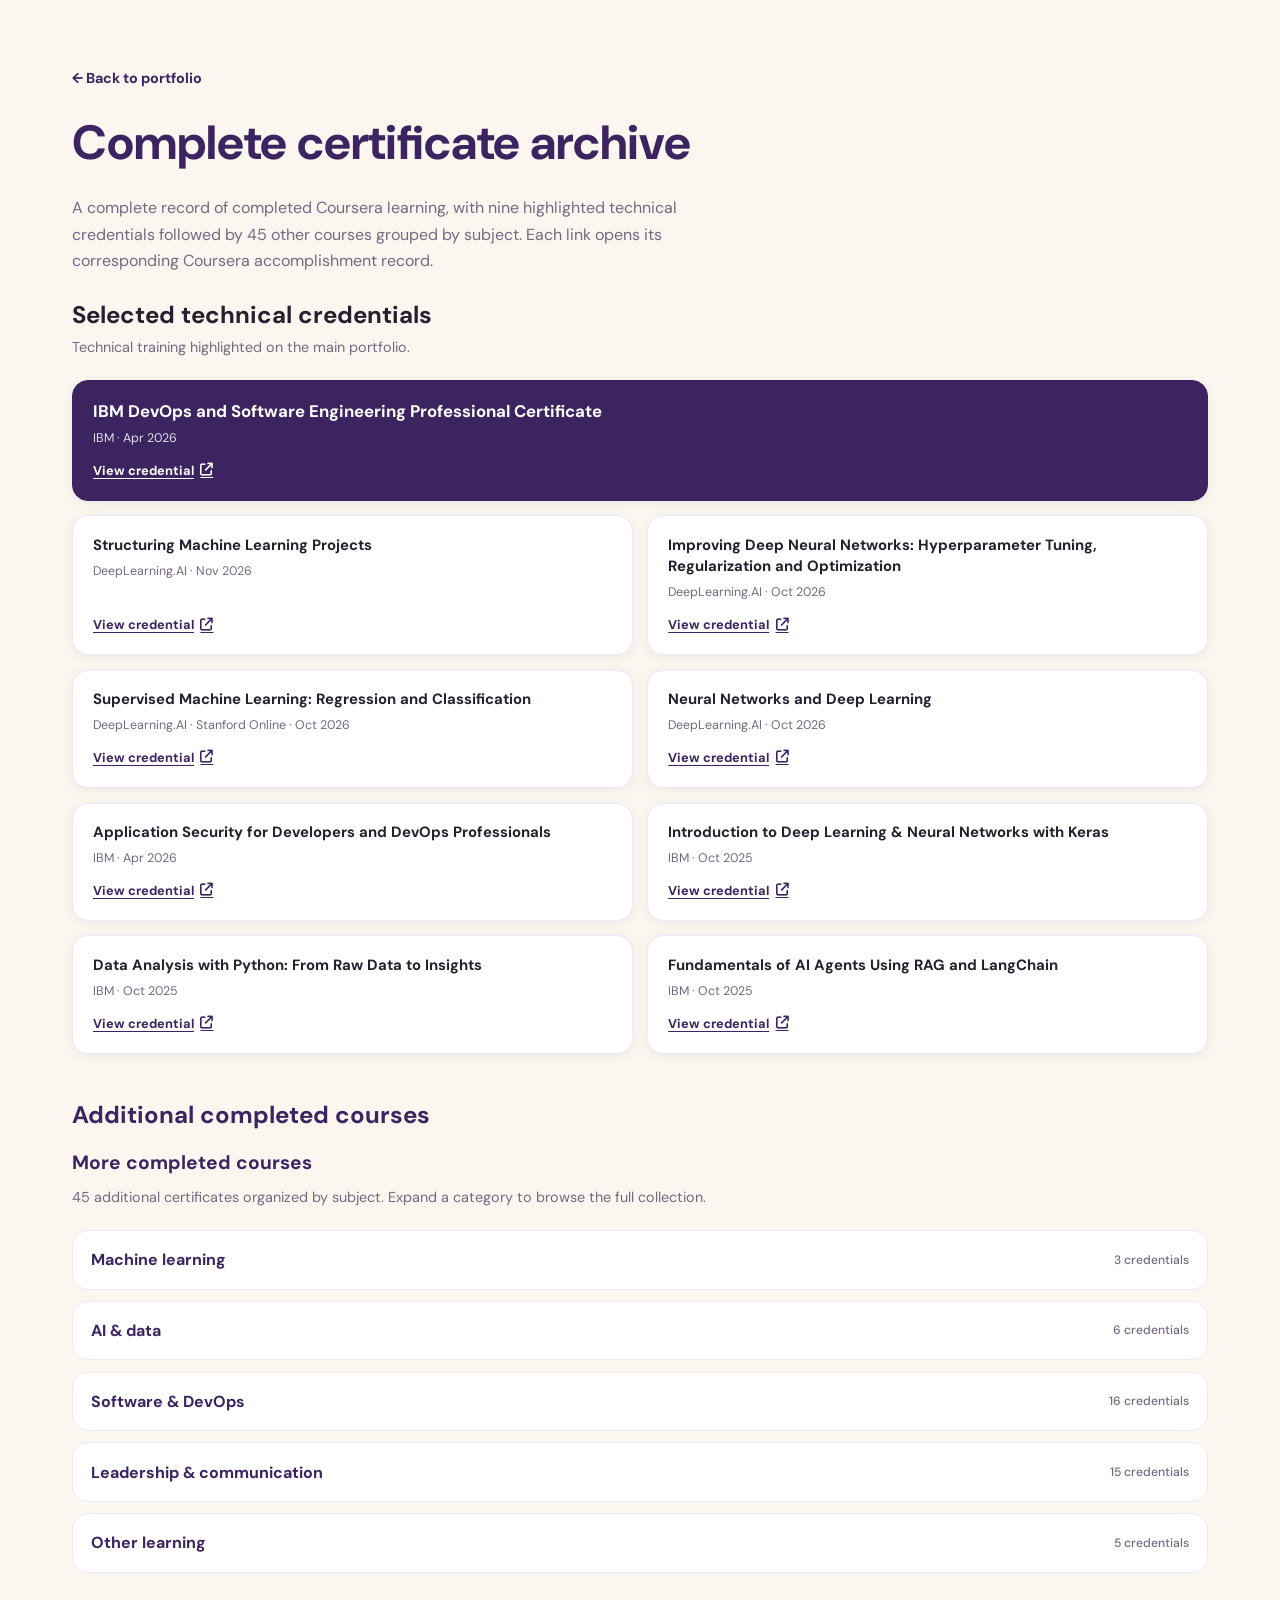
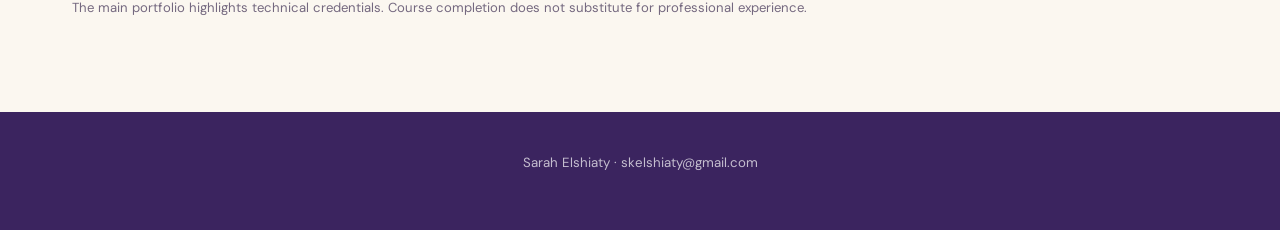
<file: certificates.html>
<!DOCTYPE html>
<html lang="en">
<head>
  <meta charset="UTF-8" />
  <meta name="viewport" content="width=device-width, initial-scale=1.0" />
  <title>Complete Certificate Archive | Sarah Elshiaty</title>
  <meta name="description" content="Full catalog of Sarah Elshiaty's completed Coursera credentials in machine learning, software engineering, AI, leadership and other subjects." />
  <link rel="stylesheet" href="style.css" />
  <link rel="preconnect" href="https://fonts.googleapis.com" />
  <link href="https://fonts.googleapis.com/css2?family=Cormorant+Garamond:wght@400;500;600&family=DM+Sans:wght@400;500;600;700&family=Space+Mono:wght@400;700&display=swap" rel="stylesheet" />
  <link rel="stylesheet" href="https://cdnjs.cloudflare.com/ajax/libs/font-awesome/6.5.0/css/all.min.css" />
  <style>
    .archive-page-header { padding: 4rem 0 1.3rem; }
    .archive-page-header h1 { color: var(--green-deep); font-size: clamp(2rem,5vw,3rem); margin: 0.7rem 0; }
    .archive-page-header p { color: var(--text-soft); max-width: 690px; line-height: 1.65; }
    .archive-page { padding: 0 0 5rem; }
    .archive-back { font-size: .9rem; color: var(--green-deep); font-weight: 700; }
    .archive-page .credentials-archive { margin-top: 0; }
    .archive-note { padding: 0.8rem 0; color: var(--text-soft); font-size: .82rem; }
    .archive-page .credential-group { max-width: 100%; }
    .archive-subheading { margin-top: 2.6rem; margin-bottom: .7rem; color: var(--green-deep); }
  </style>
</head>
<body>
  <main class="container">
    <header class="archive-page-header">
      <a class="archive-back" href="index.html#highlights">← Back to portfolio</a>
      <h1>Complete certificate archive</h1>
      <p>A complete record of completed Coursera learning, with nine highlighted technical credentials followed by 45 other courses grouped by subject. Each link opens its corresponding Coursera accomplishment record.</p>
    </header>
    <section class="archive-page" aria-label="Completed credentials">
      <div class="credentials-header"><div><h2>Selected technical credentials</h2><p>Technical training highlighted on the main portfolio.</p></div></div>
      <div class="credentials-featured-grid">
          <article class="credential-feature credential-feature-primary">
            <div class="credential-feature-text">
              <h4>IBM DevOps and Software Engineering Professional Certificate</h4>
              <p>IBM <span aria-hidden="true">·</span> Apr 2026</p>
            </div>
            <a class="credential-verify" href="https://www.coursera.org/account/accomplishments/specialization/231V6GNIEZ8C" target="_blank" rel="noopener noreferrer" aria-label="View Coursera credential: IBM DevOps and Software Engineering Professional Certificate">View credential <i class="fas fa-arrow-up-right-from-square" aria-hidden="true"></i></a>
          </article>
          <article class="credential-feature">
            <div class="credential-feature-text">
              <h4>Structuring Machine Learning Projects</h4>
              <p>DeepLearning.AI <span aria-hidden="true">·</span> Nov 2026</p>
            </div>
            <a class="credential-verify" href="https://www.coursera.org/account/accomplishments/verify/RFKSYOAQ96SX" target="_blank" rel="noopener noreferrer" aria-label="View Coursera credential: Structuring Machine Learning Projects">View credential <i class="fas fa-arrow-up-right-from-square" aria-hidden="true"></i></a>
          </article>
          <article class="credential-feature">
            <div class="credential-feature-text">
              <h4>Improving Deep Neural Networks: Hyperparameter Tuning, Regularization and Optimization</h4>
              <p>DeepLearning.AI <span aria-hidden="true">·</span> Oct 2026</p>
            </div>
            <a class="credential-verify" href="https://www.coursera.org/account/accomplishments/verify/7MOFKTP6LFXU" target="_blank" rel="noopener noreferrer" aria-label="View Coursera credential: Improving Deep Neural Networks: Hyperparameter Tuning, Regularization and Optimization">View credential <i class="fas fa-arrow-up-right-from-square" aria-hidden="true"></i></a>
          </article>
          <article class="credential-feature">
            <div class="credential-feature-text">
              <h4>Supervised Machine Learning: Regression and Classification</h4>
              <p>DeepLearning.AI · Stanford Online <span aria-hidden="true">·</span> Oct 2026</p>
            </div>
            <a class="credential-verify" href="https://www.coursera.org/account/accomplishments/verify/65UGHFI2BI0Q" target="_blank" rel="noopener noreferrer" aria-label="View Coursera credential: Supervised Machine Learning: Regression and Classification">View credential <i class="fas fa-arrow-up-right-from-square" aria-hidden="true"></i></a>
          </article>
          <article class="credential-feature">
            <div class="credential-feature-text">
              <h4>Neural Networks and Deep Learning</h4>
              <p>DeepLearning.AI <span aria-hidden="true">·</span> Oct 2026</p>
            </div>
            <a class="credential-verify" href="https://www.coursera.org/account/accomplishments/verify/PIG8EBXKA811" target="_blank" rel="noopener noreferrer" aria-label="View Coursera credential: Neural Networks and Deep Learning">View credential <i class="fas fa-arrow-up-right-from-square" aria-hidden="true"></i></a>
          </article>
          <article class="credential-feature">
            <div class="credential-feature-text">
              <h4>Application Security for Developers and DevOps Professionals</h4>
              <p>IBM <span aria-hidden="true">·</span> Apr 2026</p>
            </div>
            <a class="credential-verify" href="https://www.coursera.org/account/accomplishments/verify/NNJCLI1DA8LP" target="_blank" rel="noopener noreferrer" aria-label="View Coursera credential: Application Security for Developers and DevOps Professionals">View credential <i class="fas fa-arrow-up-right-from-square" aria-hidden="true"></i></a>
          </article>
          <article class="credential-feature">
            <div class="credential-feature-text">
              <h4>Introduction to Deep Learning &amp; Neural Networks with Keras</h4>
              <p>IBM <span aria-hidden="true">·</span> Oct 2025</p>
            </div>
            <a class="credential-verify" href="https://www.coursera.org/account/accomplishments/verify/25PS9VSP9F3A" target="_blank" rel="noopener noreferrer" aria-label="View Coursera credential: Introduction to Deep Learning &amp; Neural Networks with Keras">View credential <i class="fas fa-arrow-up-right-from-square" aria-hidden="true"></i></a>
          </article>
          <article class="credential-feature">
            <div class="credential-feature-text">
              <h4>Data Analysis with Python: From Raw Data to Insights</h4>
              <p>IBM <span aria-hidden="true">·</span> Oct 2025</p>
            </div>
            <a class="credential-verify" href="https://www.coursera.org/account/accomplishments/verify/YAYMUE289E9N" target="_blank" rel="noopener noreferrer" aria-label="View Coursera credential: Data Analysis with Python: From Raw Data to Insights">View credential <i class="fas fa-arrow-up-right-from-square" aria-hidden="true"></i></a>
          </article>
          <article class="credential-feature">
            <div class="credential-feature-text">
              <h4>Fundamentals of AI Agents Using RAG and LangChain</h4>
              <p>IBM <span aria-hidden="true">·</span> Oct 2025</p>
            </div>
            <a class="credential-verify" href="https://www.coursera.org/account/accomplishments/verify/U35Q1GHTOX86" target="_blank" rel="noopener noreferrer" aria-label="View Coursera credential: Fundamentals of AI Agents Using RAG and LangChain">View credential <i class="fas fa-arrow-up-right-from-square" aria-hidden="true"></i></a>
          </article>
      </div>
      <div class="archive-subheading"><h2>Additional completed courses</h2></div>
      <div class="credentials-archive">
        <div class="credentials-archive-heading">
          <h3>More completed courses</h3>
          <p>45 additional certificates organized by subject. Expand a category to browse the full collection.</p>
        </div>
<details class="credential-group">
            <summary><span>Machine learning</span><span class="credential-count">3 credentials</span></summary>
            <div class="credential-list">
              <div class="credential-item">
                <div><strong>Probability &amp; Statistics for Machine Learning &amp; Data Science</strong><span>DeepLearning.AI · Apr 2026</span></div>
                <a href="https://www.coursera.org/account/accomplishments/verify/L7XEUU2MS2C8" target="_blank" rel="noopener noreferrer" aria-label="View Coursera credential: Probability &amp; Statistics for Machine Learning &amp; Data Science">View credential <i class="fas fa-arrow-up-right-from-square" aria-hidden="true"></i></a>
              </div>
              <div class="credential-item">
                <div><strong>Calculus for Machine Learning and Data Science</strong><span>DeepLearning.AI · Apr 2026</span></div>
                <a href="https://www.coursera.org/account/accomplishments/verify/JVXZTRAQ6UK8" target="_blank" rel="noopener noreferrer" aria-label="View Coursera credential: Calculus for Machine Learning and Data Science">View credential <i class="fas fa-arrow-up-right-from-square" aria-hidden="true"></i></a>
              </div>
              <div class="credential-item">
                <div><strong>Linear Algebra for Machine Learning and Data Science</strong><span>DeepLearning.AI · Apr 2026</span></div>
                <a href="https://www.coursera.org/account/accomplishments/verify/30OW31FMFDQ5" target="_blank" rel="noopener noreferrer" aria-label="View Coursera credential: Linear Algebra for Machine Learning and Data Science">View credential <i class="fas fa-arrow-up-right-from-square" aria-hidden="true"></i></a>
              </div>
            </div>
          </details>
<details class="credential-group">
            <summary><span>AI &amp; data</span><span class="credential-count">6 credentials</span></summary>
            <div class="credential-list">
              <div class="credential-item">
                <div><strong>Gen AI Foundational Models for NLP &amp; Language Understanding</strong><span>IBM · Oct 2025</span></div>
                <a href="https://www.coursera.org/account/accomplishments/verify/PF1G9964RRE6" target="_blank" rel="noopener noreferrer" aria-label="View Coursera credential: Gen AI Foundational Models for NLP &amp; Language Understanding">View credential <i class="fas fa-arrow-up-right-from-square" aria-hidden="true"></i></a>
              </div>
              <div class="credential-item">
                <div><strong>Generative AI and LLMs: Architecture and Data Preparation</strong><span>IBM · Oct 2025</span></div>
                <a href="https://www.coursera.org/account/accomplishments/verify/6Q4J4Z8OM5E4" target="_blank" rel="noopener noreferrer" aria-label="View Coursera credential: Generative AI and LLMs: Architecture and Data Preparation">View credential <i class="fas fa-arrow-up-right-from-square" aria-hidden="true"></i></a>
              </div>
              <div class="credential-item">
                <div><strong>Building Generative AI-Powered Applications with Python</strong><span>IBM · Oct 2025</span></div>
                <a href="https://www.coursera.org/account/accomplishments/verify/UNQ5S6J6M9ED" target="_blank" rel="noopener noreferrer" aria-label="View Coursera credential: Building Generative AI-Powered Applications with Python">View credential <i class="fas fa-arrow-up-right-from-square" aria-hidden="true"></i></a>
              </div>
              <div class="credential-item">
                <div><strong>Prompt Engineering for Generative AI: Build Better AI Prompts</strong><span>IBM · Oct 2025</span></div>
                <a href="https://www.coursera.org/account/accomplishments/verify/GC480AFIRLNX" target="_blank" rel="noopener noreferrer" aria-label="View Coursera credential: Prompt Engineering for Generative AI: Build Better AI Prompts">View credential <i class="fas fa-arrow-up-right-from-square" aria-hidden="true"></i></a>
              </div>
              <div class="credential-item">
                <div><strong>Generative AI Essentials: From Fundamentals to Real-World Applications</strong><span>IBM · Oct 2025</span></div>
                <a href="https://www.coursera.org/account/accomplishments/verify/YM3UNROFY2SQ" target="_blank" rel="noopener noreferrer" aria-label="View Coursera credential: Generative AI Essentials: From Fundamentals to Real-World Applications">View credential <i class="fas fa-arrow-up-right-from-square" aria-hidden="true"></i></a>
              </div>
              <div class="credential-item">
                <div><strong>AI Foundations: How Artificial Intelligence Works</strong><span>IBM · Oct 2025</span></div>
                <a href="https://www.coursera.org/account/accomplishments/verify/1V96ULP0HMOT" target="_blank" rel="noopener noreferrer" aria-label="View Coursera credential: AI Foundations: How Artificial Intelligence Works">View credential <i class="fas fa-arrow-up-right-from-square" aria-hidden="true"></i></a>
              </div>
            </div>
          </details>
<details class="credential-group">
            <summary><span>Software &amp; DevOps</span><span class="credential-count">16 credentials</span></summary>
            <div class="credential-list">
              <div class="credential-item">
                <div><strong>DevOps Capstone Project</strong><span>IBM · Apr 2026</span></div>
                <a href="https://www.coursera.org/account/accomplishments/verify/LTIENLYLQ0TU" target="_blank" rel="noopener noreferrer" aria-label="View Coursera credential: DevOps Capstone Project">View credential <i class="fas fa-arrow-up-right-from-square" aria-hidden="true"></i></a>
              </div>
              <div class="credential-item">
                <div><strong>Monitoring and Observability for Development and DevOps</strong><span>IBM · Apr 2026</span></div>
                <a href="https://www.coursera.org/account/accomplishments/verify/8RVQHXJWYIJT" target="_blank" rel="noopener noreferrer" aria-label="View Coursera credential: Monitoring and Observability for Development and DevOps">View credential <i class="fas fa-arrow-up-right-from-square" aria-hidden="true"></i></a>
              </div>
              <div class="credential-item">
                <div><strong>Introduction to Test and Behavior Driven Development</strong><span>IBM · Apr 2026</span></div>
                <a href="https://www.coursera.org/account/accomplishments/verify/ZNVPTYYJFNGZ" target="_blank" rel="noopener noreferrer" aria-label="View Coursera credential: Introduction to Test and Behavior Driven Development">View credential <i class="fas fa-arrow-up-right-from-square" aria-hidden="true"></i></a>
              </div>
              <div class="credential-item">
                <div><strong>Introduction to Cloud Computing</strong><span>IBM · Apr 2026</span></div>
                <a href="https://www.coursera.org/account/accomplishments/verify/LXU3N2TKP0WY" target="_blank" rel="noopener noreferrer" aria-label="View Coursera credential: Introduction to Cloud Computing">View credential <i class="fas fa-arrow-up-right-from-square" aria-hidden="true"></i></a>
              </div>
              <div class="credential-item">
                <div><strong>Application Development using Microservices and Serverless</strong><span>IBM · Apr 2026</span></div>
                <a href="https://www.coursera.org/account/accomplishments/verify/Q4L50C824P6M" target="_blank" rel="noopener noreferrer" aria-label="View Coursera credential: Application Development using Microservices and Serverless">View credential <i class="fas fa-arrow-up-right-from-square" aria-hidden="true"></i></a>
              </div>
              <div class="credential-item">
                <div><strong>Getting Started with Git and GitHub</strong><span>IBM · Apr 2026</span></div>
                <a href="https://www.coursera.org/account/accomplishments/verify/JRCQGXC0SB4U" target="_blank" rel="noopener noreferrer" aria-label="View Coursera credential: Getting Started with Git and GitHub">View credential <i class="fas fa-arrow-up-right-from-square" aria-hidden="true"></i></a>
              </div>
              <div class="credential-item">
                <div><strong>Hands-on Introduction to Linux Commands and Shell Scripting</strong><span>IBM · Apr 2026</span></div>
                <a href="https://www.coursera.org/account/accomplishments/verify/ZKKMEPRRI6KT" target="_blank" rel="noopener noreferrer" aria-label="View Coursera credential: Hands-on Introduction to Linux Commands and Shell Scripting">View credential <i class="fas fa-arrow-up-right-from-square" aria-hidden="true"></i></a>
              </div>
              <div class="credential-item">
                <div><strong>Continuous Integration and Continuous Delivery (CI/CD)</strong><span>IBM · Apr 2026</span></div>
                <a href="https://www.coursera.org/account/accomplishments/verify/9HKXNP41TQMJ" target="_blank" rel="noopener noreferrer" aria-label="View Coursera credential: Continuous Integration and Continuous Delivery (CI/CD)">View credential <i class="fas fa-arrow-up-right-from-square" aria-hidden="true"></i></a>
              </div>
              <div class="credential-item">
                <div><strong>Introduction to DevOps</strong><span>IBM · Apr 2026</span></div>
                <a href="https://www.coursera.org/account/accomplishments/verify/MQ0LH51BWFPN" target="_blank" rel="noopener noreferrer" aria-label="View Coursera credential: Introduction to DevOps">View credential <i class="fas fa-arrow-up-right-from-square" aria-hidden="true"></i></a>
              </div>
              <div class="credential-item">
                <div><strong>Introduction to Containers with Docker, Kubernetes and OpenShift</strong><span>IBM · Apr 2026</span></div>
                <a href="https://www.coursera.org/account/accomplishments/verify/XZ3LC8RISA0I" target="_blank" rel="noopener noreferrer" aria-label="View Coursera credential: Introduction to Containers with Docker, Kubernetes and OpenShift">View credential <i class="fas fa-arrow-up-right-from-square" aria-hidden="true"></i></a>
              </div>
              <div class="credential-item">
                <div><strong>Introduction to Software Engineering</strong><span>IBM · Oct 2025</span></div>
                <a href="https://www.coursera.org/account/accomplishments/verify/JTVLV0EAIH13" target="_blank" rel="noopener noreferrer" aria-label="View Coursera credential: Introduction to Software Engineering">View credential <i class="fas fa-arrow-up-right-from-square" aria-hidden="true"></i></a>
              </div>
              <div class="credential-item">
                <div><strong>Introduction to Agile Development and Scrum</strong><span>IBM · Oct 2025</span></div>
                <a href="https://www.coursera.org/account/accomplishments/verify/IG5X1G9AXCM3" target="_blank" rel="noopener noreferrer" aria-label="View Coursera credential: Introduction to Agile Development and Scrum">View credential <i class="fas fa-arrow-up-right-from-square" aria-hidden="true"></i></a>
              </div>
              <div class="credential-item">
                <div><strong>Build &amp; Deploy AI Applications with Python &amp; Flask</strong><span>IBM · Oct 2025</span></div>
                <a href="https://www.coursera.org/account/accomplishments/verify/SZT0RPKFJXXV" target="_blank" rel="noopener noreferrer" aria-label="View Coursera credential: Build &amp; Deploy AI Applications with Python &amp; Flask">View credential <i class="fas fa-arrow-up-right-from-square" aria-hidden="true"></i></a>
              </div>
              <div class="credential-item">
                <div><strong>Python for Data Science &amp; AI: Hands-On Development</strong><span>IBM · Sep 2025</span></div>
                <a href="https://www.coursera.org/account/accomplishments/verify/B6IBYUK8X3IO" target="_blank" rel="noopener noreferrer" aria-label="View Coursera credential: Python for Data Science &amp; AI: Hands-On Development">View credential <i class="fas fa-arrow-up-right-from-square" aria-hidden="true"></i></a>
              </div>
              <div class="credential-item">
                <div><strong>Python Data Structures</strong><span>University of Michigan · Nov 2023</span></div>
                <a href="https://www.coursera.org/account/accomplishments/verify/FDK372BKE6NF" target="_blank" rel="noopener noreferrer" aria-label="View Coursera credential: Python Data Structures">View credential <i class="fas fa-arrow-up-right-from-square" aria-hidden="true"></i></a>
              </div>
              <div class="credential-item">
                <div><strong>Programming for Everybody (Getting Started with Python)</strong><span>University of Michigan · Oct 2023</span></div>
                <a href="https://www.coursera.org/account/accomplishments/verify/CGVASW6T26MK" target="_blank" rel="noopener noreferrer" aria-label="View Coursera credential: Programming for Everybody (Getting Started with Python)">View credential <i class="fas fa-arrow-up-right-from-square" aria-hidden="true"></i></a>
              </div>
            </div>
          </details>
<details class="credential-group">
            <summary><span>Leadership &amp; communication</span><span class="credential-count">15 credentials</span></summary>
            <div class="credential-list">
              <div class="credential-item">
                <div><strong>Leading Teams: Building Effective Team Cultures</strong><span>University of Illinois Urbana-Champaign · Sep 2026</span></div>
                <a href="https://www.coursera.org/account/accomplishments/verify/1QXT1CW9UWL4" target="_blank" rel="noopener noreferrer" aria-label="View Coursera credential: Leading Teams: Building Effective Team Cultures">View credential <i class="fas fa-arrow-up-right-from-square" aria-hidden="true"></i></a>
              </div>
              <div class="credential-item">
                <div><strong>Critical Thinking for Decision Making</strong><span>Creo Incubator · Sep 2026</span></div>
                <a href="https://www.coursera.org/account/accomplishments/verify/ET0OL95OQZAV" target="_blank" rel="noopener noreferrer" aria-label="View Coursera credential: Critical Thinking for Decision Making">View credential <i class="fas fa-arrow-up-right-from-square" aria-hidden="true"></i></a>
              </div>
              <div class="credential-item">
                <div><strong>Speak English Professionally: In Person, Online &amp; On the Phone</strong><span>Georgia Institute of Technology · Apr 2026</span></div>
                <a href="https://www.coursera.org/account/accomplishments/verify/CDO8L9FVTLZS" target="_blank" rel="noopener noreferrer" aria-label="View Coursera credential: Speak English Professionally: In Person, Online &amp; On the Phone">View credential <i class="fas fa-arrow-up-right-from-square" aria-hidden="true"></i></a>
              </div>
              <div class="credential-item">
                <div><strong>Employment Contracts</strong><span>University of Pennsylvania · Apr 2026</span></div>
                <a href="https://www.coursera.org/account/accomplishments/verify/L3MNR1FDJCLH" target="_blank" rel="noopener noreferrer" aria-label="View Coursera credential: Employment Contracts">View credential <i class="fas fa-arrow-up-right-from-square" aria-hidden="true"></i></a>
              </div>
              <div class="credential-item">
                <div><strong>Change Management</strong><span>Packt · Apr 2026</span></div>
                <a href="https://www.coursera.org/account/accomplishments/verify/ZLDD9D7CC0N3" target="_blank" rel="noopener noreferrer" aria-label="View Coursera credential: Change Management">View credential <i class="fas fa-arrow-up-right-from-square" aria-hidden="true"></i></a>
              </div>
              <div class="credential-item">
                <div><strong>Workplace Ethics and Professionalism</strong><span>LearnKartS · Apr 2026</span></div>
                <a href="https://www.coursera.org/account/accomplishments/verify/IQK7YTD3WS2Q" target="_blank" rel="noopener noreferrer" aria-label="View Coursera credential: Workplace Ethics and Professionalism">View credential <i class="fas fa-arrow-up-right-from-square" aria-hidden="true"></i></a>
              </div>
              <div class="credential-item">
                <div><strong>Preparation for Job Interviews</strong><span>Coursera · Apr 2026</span></div>
                <a href="https://www.coursera.org/account/accomplishments/verify/8XFS28ZJ9M58" target="_blank" rel="noopener noreferrer" aria-label="View Coursera credential: Preparation for Job Interviews">View credential <i class="fas fa-arrow-up-right-from-square" aria-hidden="true"></i></a>
              </div>
              <div class="credential-item">
                <div><strong>Developing Interpersonal Skills</strong><span>IBM · Apr 2026</span></div>
                <a href="https://www.coursera.org/account/accomplishments/verify/IX8LD2YBZOAU" target="_blank" rel="noopener noreferrer" aria-label="View Coursera credential: Developing Interpersonal Skills">View credential <i class="fas fa-arrow-up-right-from-square" aria-hidden="true"></i></a>
              </div>
              <div class="credential-item">
                <div><strong>Grammar and Punctuation</strong><span>University of California, Irvine · Oct 2025</span></div>
                <a href="https://www.coursera.org/account/accomplishments/verify/HV7VR3W2LQR6" target="_blank" rel="noopener noreferrer" aria-label="View Coursera credential: Grammar and Punctuation">View credential <i class="fas fa-arrow-up-right-from-square" aria-hidden="true"></i></a>
              </div>
              <div class="credential-item">
                <div><strong>Digital Creativity</strong><span>Arizona State University · Oct 2025</span></div>
                <a href="https://www.coursera.org/account/accomplishments/verify/DJQEDTL4682N" target="_blank" rel="noopener noreferrer" aria-label="View Coursera credential: Digital Creativity">View credential <i class="fas fa-arrow-up-right-from-square" aria-hidden="true"></i></a>
              </div>
              <div class="credential-item">
                <div><strong>Entrepreneurship I: Laying the Foundation</strong><span>University of Illinois Urbana-Champaign · Oct 2025</span></div>
                <a href="https://www.coursera.org/account/accomplishments/verify/RY8MOOT4UTCQ" target="_blank" rel="noopener noreferrer" aria-label="View Coursera credential: Entrepreneurship I: Laying the Foundation">View credential <i class="fas fa-arrow-up-right-from-square" aria-hidden="true"></i></a>
              </div>
              <div class="credential-item">
                <div><strong>Digital Communication and Emotion</strong><span>Arizona State University · Oct 2024</span></div>
                <a href="https://www.coursera.org/account/accomplishments/verify/44YHU8G6OZR5" target="_blank" rel="noopener noreferrer" aria-label="View Coursera credential: Digital Communication and Emotion">View credential <i class="fas fa-arrow-up-right-from-square" aria-hidden="true"></i></a>
              </div>
              <div class="credential-item">
                <div><strong>Successful Presentation</strong><span>University of Colorado Boulder · Oct 2024</span></div>
                <a href="https://www.coursera.org/account/accomplishments/verify/QJTA5VAOOU4Z" target="_blank" rel="noopener noreferrer" aria-label="View Coursera credential: Successful Presentation">View credential <i class="fas fa-arrow-up-right-from-square" aria-hidden="true"></i></a>
              </div>
              <div class="credential-item">
                <div><strong>Finding Your Professional Voice: Confidence &amp; Impact</strong><span>University of London · Royal Central School of Speech and Drama · Sep 2024</span></div>
                <a href="https://www.coursera.org/account/accomplishments/verify/A33VC2U1CW04" target="_blank" rel="noopener noreferrer" aria-label="View Coursera credential: Finding Your Professional Voice: Confidence &amp; Impact">View credential <i class="fas fa-arrow-up-right-from-square" aria-hidden="true"></i></a>
              </div>
              <div class="credential-item">
                <div><strong>Personal Productivity, Time Management and Prioritization</strong><span>STARWEAVER · Sep 2023</span></div>
                <a href="https://www.coursera.org/account/accomplishments/verify/2HZ6AYJW59MP" target="_blank" rel="noopener noreferrer" aria-label="View Coursera credential: Personal Productivity, Time Management and Prioritization">View credential <i class="fas fa-arrow-up-right-from-square" aria-hidden="true"></i></a>
              </div>
            </div>
          </details>
<details class="credential-group">
            <summary><span>Other learning</span><span class="credential-count">5 credentials</span></summary>
            <div class="credential-list">
              <div class="credential-item">
                <div><strong>The Sustainable Development Goals – A Global, Transdisciplinary Vision for the Future</strong><span>University of Copenhagen · Mar 2025</span></div>
                <a href="https://www.coursera.org/account/accomplishments/verify/AI2J1E8IZM2V" target="_blank" rel="noopener noreferrer" aria-label="View Coursera credential: The Sustainable Development Goals – A Global, Transdisciplinary Vision for the Future">View credential <i class="fas fa-arrow-up-right-from-square" aria-hidden="true"></i></a>
              </div>
              <div class="credential-item">
                <div><strong>The Great Sustainability Transition: Global Challenges, Local Actions</strong><span>Universiteit Leiden · Mar 2025</span></div>
                <a href="https://www.coursera.org/account/accomplishments/verify/LQTTHE8A21H0" target="_blank" rel="noopener noreferrer" aria-label="View Coursera credential: The Great Sustainability Transition: Global Challenges, Local Actions">View credential <i class="fas fa-arrow-up-right-from-square" aria-hidden="true"></i></a>
              </div>
              <div class="credential-item">
                <div><strong>Digital Safety and Security</strong><span>Arizona State University · Mar 2024</span></div>
                <a href="https://www.coursera.org/account/accomplishments/verify/FE57LKBH8WSF" target="_blank" rel="noopener noreferrer" aria-label="View Coursera credential: Digital Safety and Security">View credential <i class="fas fa-arrow-up-right-from-square" aria-hidden="true"></i></a>
              </div>
              <div class="credential-item">
                <div><strong>Academic Information Seeking</strong><span>University of Copenhagen · Technical University of Denmark · Mar 2024</span></div>
                <a href="https://www.coursera.org/account/accomplishments/verify/UBH3HGKHYEZK" target="_blank" rel="noopener noreferrer" aria-label="View Coursera credential: Academic Information Seeking">View credential <i class="fas fa-arrow-up-right-from-square" aria-hidden="true"></i></a>
              </div>
              <div class="credential-item">
                <div><strong>Digital Tools and Well-Being</strong><span>Arizona State University · Oct 2023</span></div>
                <a href="https://www.coursera.org/account/accomplishments/verify/XLT7AVNNZXJG" target="_blank" rel="noopener noreferrer" aria-label="View Coursera credential: Digital Tools and Well-Being">View credential <i class="fas fa-arrow-up-right-from-square" aria-hidden="true"></i></a>
              </div>
            </div>
          </details>
      </div>

      <p class="archive-note">The <a href="index.html#highlights">main portfolio</a> highlights technical credentials. Course completion does not substitute for professional experience.</p>
    </section>
  </main>
  <footer><div class="container"><p>Sarah Elshiaty · <a href="mailto:skelshiaty@gmail.com">skelshiaty@gmail.com</a></p></div></footer>
</body>
</html>
</file>
<file: style.css>
/* =====================================================
   SARAH ELSHIATY PORTFOLIO — style.css
   Palette: deep plum, elegant green, muted lavender, beige, cream
   Fonts: Cormorant Garamond + DM Sans + Space Mono
===================================================== */

:root {
  --green-deep:    #3b245f;
  --green-mid:     #5f3b8c;
  --green-sage:    #7f6aa3;
  --green-light:   #c9b8e8;
  --green-pale:    #eee8f8;
  --beige:         #f3ede3;
  --cream:         #fbf7f0;
  --white:         #ffffff;
  --text-dark:     #261f2e;
  --text-mid:      #4a4057;
  --text-soft:     #74687f;
  --shadow-sm:     0 2px 12px rgba(59,36,95,0.08);
  --shadow-md:     0 6px 28px rgba(59,36,95,0.13);
  --shadow-lg:     0 16px 56px rgba(59,36,95,0.18);
  --radius-sm:     8px;
  --radius-md:     16px;
  --radius-lg:     24px;
  --transition:    0.3s cubic-bezier(0.4, 0, 0.2, 1);
  --font-serif:    'Cormorant Garamond', Georgia, serif;
  --font-sans:     'DM Sans', system-ui, sans-serif;
  --font-mono:     'Space Mono', monospace;
}

*, *::before, *::after { box-sizing: border-box; margin: 0; padding: 0; }

html { scroll-behavior: smooth; font-size: 16px; }

body {
  font-family: var(--font-sans);
  background: var(--cream);
  color: var(--text-dark);
  line-height: 1.7;
  overflow-x: hidden;
}

img { max-width: 100%; display: block; }
a { text-decoration: none; color: inherit; }

.container {
  max-width: 1200px;
  margin: 0 auto;
  padding: 0 2rem;
}

/* ===================== SCROLLBAR ===================== */
::-webkit-scrollbar { width: 6px; }
::-webkit-scrollbar-track { background: var(--beige); }
::-webkit-scrollbar-thumb { background: var(--green-sage); border-radius: 3px; }

/* ===================== NAVBAR ===================== */
#navbar {
  position: fixed; top: 0; left: 0; right: 0; z-index: 1000;
  padding: 1rem 0;
  background: rgba(250,247,242,0.85);
  backdrop-filter: blur(16px);
  border-bottom: 1px solid transparent;
  transition: var(--transition);
}
#navbar.scrolled {
  border-bottom-color: var(--green-pale);
  box-shadow: var(--shadow-sm);
}
.nav-container {
  max-width: 1200px; margin: 0 auto; padding: 0 2rem;
  display: flex; align-items: center; justify-content: space-between;
}
.nav-logo {
  font-family: var(--font-serif);
  font-size: 1.6rem; font-weight: 600;
  color: var(--green-deep);
  letter-spacing: 0.02em;
}
.nav-logo span { color: var(--green-sage); }
.nav-links {
  display: flex; gap: 2.2rem; list-style: none;
}
.nav-links a {
  font-size: 0.85rem; font-weight: 500; letter-spacing: 0.06em;
  text-transform: uppercase; color: var(--text-mid);
  position: relative; transition: color var(--transition);
}
.nav-links a::after {
  content: ''; position: absolute; bottom: -3px; left: 0; right: 0;
  height: 2px; background: var(--green-sage);
  transform: scaleX(0); transition: transform var(--transition);
}
.nav-links a:hover { color: var(--green-deep); }
.nav-links a:hover::after { transform: scaleX(1); }

.hamburger {
  display: none; flex-direction: column; gap: 5px;
  background: none; border: none; cursor: pointer; padding: 4px;
}
.hamburger span {
  display: block; width: 24px; height: 2px;
  background: var(--green-deep); border-radius: 2px;
  transition: var(--transition);
}

/* ===================== BUTTONS ===================== */
.btn {
  display: inline-flex; align-items: center; gap: 0.5rem;
  padding: 0.75rem 1.75rem; border-radius: 50px;
  font-family: var(--font-sans); font-size: 0.9rem; font-weight: 600;
  cursor: pointer; transition: all var(--transition);
  border: 2px solid transparent;
}
.btn-primary {
  background: var(--green-deep); color: var(--white);
  border-color: var(--green-deep);
}
.btn-primary:hover {
  background: var(--green-mid); border-color: var(--green-mid);
  transform: translateY(-2px); box-shadow: var(--shadow-md);
}
.btn-secondary {
  background: transparent; color: var(--green-deep);
  border-color: var(--green-deep);
}
.btn-secondary:hover {
  background: var(--green-deep); color: var(--white);
  transform: translateY(-2px);
}
.btn-sm {
  padding: 0.5rem 1.1rem; font-size: 0.82rem;
  background: var(--green-pale); color: var(--green-deep);
  border-radius: 50px; border: none;
}
.btn-sm:hover { background: var(--green-light); }

.full-width { width: 100%; justify-content: center; }

/* ===================== SECTION COMMON ===================== */
section { padding: 6rem 0; }

.section-header { text-align: center; margin-bottom: 3.5rem; }
.section-tag {
  display: inline-block;
  font-family: var(--font-mono);
  font-size: 0.72rem; letter-spacing: 0.18em; text-transform: uppercase;
  color: var(--green-sage); margin-bottom: 0.6rem;
}
.section-title {
  font-family: var(--font-serif);
  font-size: clamp(2.2rem, 4vw, 3.2rem); font-weight: 300;
  color: var(--green-deep); line-height: 1.2;
}

/* ===================== REVEAL ANIMATION ===================== */
.reveal { opacity: 0; transform: translateY(40px); transition: opacity 0.7s ease, transform 0.7s ease; }
.reveal.visible { opacity: 1; transform: none; }

/* ===================== HERO ===================== */
#hero {
  min-height: 100vh; position: relative;
  background: radial-gradient(circle at 18% 28%, rgba(201,184,232,0.22) 0%, transparent 34%), linear-gradient(135deg, #24133f 0%, #3b245f 42%, #315b3a 78%, #476f4d 100%);
  display: flex; align-items: center; justify-content: center;
  overflow: hidden; padding: 8rem 2rem 4rem;
}
#particleCanvas {
  position: absolute; inset: 0; z-index: 0;
}
.hero-content {
  position: relative; z-index: 1;
  max-width: 1100px; margin: 0 auto;
  display: flex; align-items: center; gap: 4rem;
  flex-wrap: wrap; justify-content: center;
}
.hero-photo-wrap {
  flex-shrink: 0;
  width: 220px; height: 220px; border-radius: 50%;
  border: 4px solid rgba(201,184,232,0.65);
  box-shadow: 0 0 0 8px rgba(127,106,163,0.18), var(--shadow-lg);
  overflow: hidden;
  animation: heroPhotoIn 1s ease both;
}
@keyframes heroPhotoIn {
  from { opacity: 0; transform: scale(0.8); }
  to { opacity: 1; transform: scale(1); }
}
.hero-photo { width: 100%; height: 100%; object-fit: cover; }
.hero-text { flex: 1; min-width: 280px; animation: heroTextIn 1s 0.3s ease both; }
@keyframes heroTextIn {
  from { opacity: 0; transform: translateX(30px); }
  to { opacity: 1; transform: none; }
}
.hero-eyebrow {
  font-family: var(--font-mono); font-size: 0.78rem;
  letter-spacing: 0.2em; text-transform: uppercase;
  color: var(--green-light); margin-bottom: 0.5rem;
}
.hero-name {
  font-family: var(--font-serif);
  font-size: clamp(3rem, 6vw, 5.5rem); font-weight: 300;
  color: var(--white); line-height: 1.05; margin-bottom: 1rem;
  letter-spacing: -0.01em;
}
.hero-title {
  font-size: 0.92rem; font-weight: 500; letter-spacing: 0.03em;
  color: var(--green-light); margin-bottom: 1.2rem; line-height: 1.6;
}
.hero-desc {
  font-size: 1rem; color: rgba(255,255,255,0.75);
  margin-bottom: 2rem; line-height: 1.7; max-width: 520px;
}
.hero-btns { display: flex; gap: 1rem; flex-wrap: wrap; margin-bottom: 1.8rem; }
.hero-btns .btn-secondary {
  color: var(--white);
  border-color: rgba(201,184,232,0.75);
  background: rgba(255,255,255,0.08);
  backdrop-filter: blur(8px);
}
.hero-btns .btn-secondary:hover {
  background: var(--green-light);
  color: var(--green-deep);
  border-color: var(--green-light);
  box-shadow: var(--shadow-md);
}
.hero-quote {
  font-family: var(--font-serif); font-style: italic;
  font-size: 1.05rem; color: var(--green-light); opacity: 0.85;
}
.hero-quote .fa-quote-left, .hero-quote .fa-quote-right { font-size: 0.7em; margin: 0 0.3em; }
.hero-scroll-hint {
  position: absolute; bottom: 2rem; left: 50%; transform: translateX(-50%);
  color: var(--green-light); font-size: 1.2rem; z-index: 1;
  animation: bounce 2s infinite;
}
@keyframes bounce {
  0%, 100% { transform: translateX(-50%) translateY(0); }
  50% { transform: translateX(-50%) translateY(8px); }
}

/* ===================== QUICK FACTS ===================== */
#quickfacts {
  background: var(--white);
  padding: 3rem 0;
  border-bottom: 1px solid var(--green-pale);
}
.facts-grid {
  display: flex; flex-wrap: wrap; gap: 1rem; justify-content: center;
}
.fact-card {
  display: flex; align-items: center; gap: 0.7rem;
  background: var(--cream); border: 1px solid var(--green-pale);
  padding: 0.7rem 1.2rem; border-radius: 50px;
  font-size: 0.85rem; font-weight: 500; color: var(--text-mid);
  transition: all var(--transition);
}
.fact-card:hover {
  background: var(--green-pale); border-color: var(--green-light);
  transform: translateY(-2px); box-shadow: var(--shadow-sm);
}
.fact-card i { color: var(--green-sage); font-size: 0.9rem; }

/* ===================== ABOUT ===================== */
#about { background: var(--beige); }
.about-grid {
  display: grid; grid-template-columns: 300px 1fr; gap: 4rem; align-items: center;
}
.about-photo-wrap {
  position: relative; border-radius: var(--radius-lg); overflow: hidden;
  box-shadow: var(--shadow-md);
}
.about-photo-wrap img { width: 100%; aspect-ratio: 3/4; object-fit: cover; }
.about-photo-deco {
  position: absolute; top: 1rem; right: -1rem; bottom: -1rem; left: 1rem;
  border: 3px solid var(--green-light); border-radius: var(--radius-lg);
  z-index: -1;
}
.about-text-col p { font-size: 1rem; color: var(--text-mid); margin-bottom: 1.2rem; line-height: 1.8; }
.about-tags { display: flex; flex-wrap: wrap; gap: 0.5rem; margin-bottom: 1.5rem; }
.about-tags span {
  background: var(--green-pale); color: var(--green-deep);
  padding: 0.35rem 0.9rem; border-radius: 50px;
  font-size: 0.8rem; font-weight: 600;
}
.about-links { display: flex; gap: 0.8rem; }

/* ===================== EDUCATION ===================== */
#education { background: var(--cream); }
.edu-grid { display: grid; grid-template-columns: 1fr 1fr; gap: 2rem; }
.edu-card {
  background: var(--white); border: 1px solid var(--green-pale);
  border-radius: var(--radius-lg); padding: 2rem;
  box-shadow: var(--shadow-sm); transition: all var(--transition);
  display: flex; gap: 1.5rem;
}
.edu-card:hover { transform: translateY(-4px); box-shadow: var(--shadow-md); border-color: var(--green-light); }
.edu-icon {
  flex-shrink: 0; width: 50px; height: 50px; border-radius: 12px;
  background: var(--green-pale); display: flex; align-items: center; justify-content: center;
  font-size: 1.3rem; color: var(--green-deep);
}
.edu-body h3 { font-family: var(--font-serif); font-size: 1.3rem; color: var(--green-deep); margin-bottom: 0.3rem; }
.edu-school { font-weight: 600; color: var(--text-mid); font-size: 0.9rem; }
.edu-dates { font-size: 0.82rem; color: var(--text-soft); margin: 0.3rem 0 0.8rem; font-family: var(--font-mono); }
.edu-badges { display: flex; flex-wrap: wrap; gap: 0.4rem; margin-bottom: 1rem; }
.badge {
  padding: 0.25rem 0.75rem; border-radius: 50px;
  font-size: 0.75rem; font-weight: 600;
}
.badge.green { background: var(--green-deep); color: var(--white); }
.badge.cream { background: var(--green-pale); color: var(--green-deep); }
.courses-label { font-size: 0.8rem; font-weight: 600; color: var(--text-soft); margin-bottom: 0.5rem; }
.courses-tags { display: flex; flex-wrap: wrap; gap: 0.3rem; }
.courses-tags span {
  background: var(--beige); border: 1px solid var(--green-pale);
  padding: 0.2rem 0.6rem; border-radius: 4px;
  font-size: 0.73rem; color: var(--text-mid);
}

/* ===================== SKILLS ===================== */
#skills { background: var(--beige); }
.skills-layout { display: grid; grid-template-columns: 1fr 1fr; gap: 2.5rem; }
.skill-group { margin-bottom: 2rem; }
.skill-group h4 {
  font-size: 0.82rem; font-weight: 700; text-transform: uppercase;
  letter-spacing: 0.1em; color: var(--green-deep);
  margin-bottom: 0.8rem; display: flex; align-items: center; gap: 0.5rem;
}
.skill-group h4 i { color: var(--green-sage); }
.skill-pills { display: flex; flex-wrap: wrap; gap: 0.4rem; }
.skill-pills span {
  background: var(--white); border: 1px solid var(--green-pale);
  color: var(--text-mid); padding: 0.35rem 0.85rem;
  border-radius: 50px; font-size: 0.82rem; font-weight: 500;
  transition: all var(--transition);
}
.skill-pills span:hover {
  background: var(--green-pale); border-color: var(--green-light); color: var(--green-deep);
  transform: translateY(-1px);
}
.skill-pills.small span { font-size: 0.75rem; padding: 0.25rem 0.65rem; }

.lang-grid { display: grid; grid-template-columns: repeat(4, 1fr); gap: 0.5rem; }
.lang-card {
  background: var(--white); border: 1px solid var(--green-pale);
  border-radius: var(--radius-sm); padding: 0.6rem 0.5rem;
  text-align: center; font-size: 0.75rem; font-weight: 600; color: var(--text-mid);
  transition: all var(--transition); cursor: default;
  display: flex; flex-direction: column; align-items: center; gap: 0.25rem;
}
.lang-card:hover { background: var(--green-pale); border-color: var(--green-light); transform: translateY(-2px); }
.lang-icon { font-size: 1.1rem; }
.tools-grid { display: flex; flex-wrap: wrap; gap: 0.4rem; }
.tool-chip {
  background: var(--white); border: 1px solid var(--green-pale);
  color: var(--text-mid); padding: 0.35rem 0.75rem;
  border-radius: var(--radius-sm); font-size: 0.78rem; font-weight: 500;
  display: flex; align-items: center; gap: 0.4rem;
  transition: all var(--transition);
}
.tool-chip:hover {
  background: var(--green-deep); color: var(--white); border-color: var(--green-deep);
  transform: translateY(-1px);
}
.tool-chip i { font-size: 0.85rem; }

/* ===================== PROJECTS ===================== */
#projects { background: var(--cream); }
.filter-bar { display: flex; flex-wrap: wrap; gap: 0.6rem; justify-content: center; margin-bottom: 3rem; }
.filter-btn {
  padding: 0.5rem 1.3rem; border-radius: 50px;
  border: 2px solid var(--green-pale); background: transparent;
  font-family: var(--font-sans); font-size: 0.83rem; font-weight: 600;
  color: var(--text-mid); cursor: pointer; transition: all var(--transition);
}
.filter-btn:hover { border-color: var(--green-sage); color: var(--green-deep); }
.filter-btn.active {
  background: var(--green-deep); border-color: var(--green-deep); color: var(--white);
}
.projects-grid {
  display: grid; grid-template-columns: repeat(auto-fill, minmax(320px, 1fr));
  gap: 1.8rem;
}
.project-card {
  background: var(--white); border: 1px solid var(--green-pale);
  border-radius: var(--radius-lg); overflow: hidden;
  box-shadow: var(--shadow-sm); transition: all var(--transition);
  display: flex; flex-direction: column;
}
.project-card:hover { transform: translateY(-6px); box-shadow: var(--shadow-lg); border-color: var(--green-light); }
.project-card.hidden { display: none; }
.project-img { height: 190px; overflow: hidden; position: relative; background: var(--green-pale); }
.project-img img { width: 100%; height: 100%; object-fit: cover; transition: transform 0.5s ease; }
.project-card:hover .project-img img { transform: scale(1.05); }
.project-img-overlay {
  position: absolute; inset: 0;
  background: linear-gradient(to bottom, transparent 60%, rgba(38,31,46,0.35));
}
.project-body { padding: 1.5rem; flex: 1; display: flex; flex-direction: column; }
.project-cat {
  font-family: var(--font-mono); font-size: 0.68rem;
  text-transform: uppercase; letter-spacing: 0.12em;
  color: var(--green-sage); font-weight: 700; margin-bottom: 0.5rem;
  display: block;
}
.project-cat.current { color: #d4850a; }
.project-body h3 {
  font-family: var(--font-serif); font-size: 1.2rem;
  color: var(--green-deep); margin-bottom: 0.7rem; line-height: 1.3;
}
.project-body p { font-size: 0.87rem; color: var(--text-soft); margin-bottom: 1rem; line-height: 1.6; flex: 1; }
.project-tags { display: flex; flex-wrap: wrap; gap: 0.35rem; margin-bottom: 1.2rem; }
.project-tags span {
  background: var(--green-pale); color: var(--green-deep);
  padding: 0.2rem 0.6rem; border-radius: 4px;
  font-size: 0.73rem; font-weight: 600;
}
.project-actions { display: flex; gap: 0.6rem; }
.btn-action {
  flex: 1; display: inline-flex; align-items: center; justify-content: center; gap: 0.4rem;
  padding: 0.55rem 0.8rem; border-radius: var(--radius-sm);
  font-family: var(--font-sans); font-size: 0.8rem; font-weight: 600;
  cursor: pointer; transition: all var(--transition); border: none;
  background: var(--green-pale); color: var(--green-deep);
}
.btn-action:hover { background: var(--green-deep); color: var(--white); }
.btn-details { background: var(--beige); color: var(--text-mid); }
.btn-details:hover { background: var(--green-mid); color: var(--white); }
.current-glow { box-shadow: 0 0 0 2px rgba(212,133,10,0.3), var(--shadow-sm); border-color: rgba(212,133,10,0.3); }

/* ===================== HIGHLIGHTS ===================== */
#highlights { background: var(--beige); }
.tab-bar { display: flex; gap: 0.5rem; justify-content: center; margin-bottom: 2.5rem; flex-wrap: wrap; }
.tab-btn {
  padding: 0.6rem 1.5rem; border-radius: 50px;
  border: 2px solid var(--green-pale); background: transparent;
  font-family: var(--font-sans); font-size: 0.85rem; font-weight: 600;
  color: var(--text-mid); cursor: pointer; transition: all var(--transition);
}
.tab-btn:hover { border-color: var(--green-sage); color: var(--green-deep); }
.tab-btn.active { background: var(--green-deep); border-color: var(--green-deep); color: var(--white); }
.tab-content { display: none; }
.tab-content.active { display: block; animation: fadeIn 0.4s ease; }
@keyframes fadeIn { from { opacity: 0; transform: translateY(10px); } to { opacity: 1; transform: none; } }

/* --- CERTIFICATES --- */
.cert-grid { display: grid; grid-template-columns: repeat(auto-fill, minmax(280px, 1fr)); gap: 1.2rem; }
.cert-card {
  background: var(--white); border: 1px solid var(--green-pale);
  border-radius: var(--radius-md); padding: 1.3rem;
  box-shadow: var(--shadow-sm); transition: all var(--transition);
  display: flex; gap: 1rem; align-items: flex-start;
}
.cert-card:hover { transform: translateY(-3px); box-shadow: var(--shadow-md); border-color: var(--green-light); }
.cert-card.featured { grid-column: 1 / -1; flex-direction: column; background: linear-gradient(135deg, var(--green-deep), var(--green-mid)); color: var(--white); border-color: var(--green-deep); }
.cert-card.featured h4 { color: var(--white); }
.cert-card.featured .cert-provider { color: var(--green-light); }
.cert-card.featured .cert-desc { color: rgba(255,255,255,0.8); font-size: 0.85rem; margin: 0.5rem 0; }
.cert-card.featured .cert-courses { display: flex; flex-wrap: wrap; gap: 0.3rem; margin-top: 0.8rem; }
.cert-card.featured .cert-courses span {
  background: rgba(255,255,255,0.15); color: var(--white);
  padding: 0.2rem 0.6rem; border-radius: 4px; font-size: 0.72rem; font-weight: 500;
}
.cert-card.featured .btn-view { background: rgba(255,255,255,0.2); color: var(--white); border: 1px solid rgba(255,255,255,0.3); }
.cert-icon {
  flex-shrink: 0; width: 38px; height: 38px; border-radius: 8px;
  background: var(--green-pale); display: flex; align-items: center; justify-content: center;
  font-size: 1rem; color: var(--green-deep);
}
.cert-card.featured .cert-icon { background: rgba(255,255,255,0.2); color: var(--white); width: 44px; height: 44px; }
.cert-body { flex: 1; }
.cert-body h4 { font-size: 0.9rem; font-weight: 600; color: var(--text-dark); margin-bottom: 0.2rem; line-height: 1.4; }
.cert-provider { font-size: 0.78rem; color: var(--text-soft); font-family: var(--font-mono); }
.btn-view {
  display: inline-flex; align-items: center; gap: 0.3rem;
  padding: 0.35rem 0.85rem; border-radius: 50px;
  background: var(--green-pale); color: var(--green-deep);
  font-size: 0.78rem; font-weight: 600; white-space: nowrap;
  transition: all var(--transition); border: none; cursor: pointer; text-decoration: none;
  flex-shrink: 0; align-self: flex-start;
}
.btn-view:hover { background: var(--green-deep); color: var(--white); }


/* Certificates: highlighted credentials and compact, collapsible archive */
.credentials-header, .credentials-archive-heading { margin-bottom: 1.3rem; }
.credentials-header { display: flex; align-items: flex-start; justify-content: space-between; gap: 1.5rem; }
.credentials-header h3, .credentials-archive-heading h3 { color: var(--green-deep); font-size: 1.2rem; margin-bottom: 0.4rem; }
.credentials-header p, .credentials-archive-heading p { color: var(--text-soft); font-size: 0.9rem; line-height: 1.6; max-width: 690px; }
.credentials-total { flex-shrink: 0; border: 1px solid var(--green-light); background: var(--white); color: var(--green-deep); border-radius: 100px; padding: 0.35rem 0.85rem; font-size: 0.78rem; font-weight: 700; }
.credentials-featured-grid { display: grid; grid-template-columns: repeat(2,minmax(0,1fr)); gap: 0.9rem; }
.credential-feature { min-width: 0; background: var(--white); border: 1px solid var(--green-pale); border-radius: var(--radius-md); box-shadow: var(--shadow-sm); padding: 1.15rem 1.25rem; display: flex; flex-direction: column; justify-content: space-between; gap: 0.75rem; }
.credential-feature:hover { border-color: var(--green-light); }
.credential-feature-primary { grid-column: 1 / -1; background: var(--green-deep); color: var(--white); border-color: var(--green-deep); }
.credential-feature h4 { font-size: 0.93rem; line-height: 1.45; color: var(--text-dark); font-weight: 700; overflow-wrap: anywhere; }
.credential-feature-primary h4 { color: var(--white); font-size: 1.05rem; }
.credential-feature p { color: var(--text-soft); margin-top: 0.35rem; font-size: 0.78rem; line-height: 1.5; }
.credential-feature-primary p { color: rgba(255,255,255,0.85); }
.credential-verify, .credential-item a { display: inline-flex; gap: 0.4rem; align-items: center; width: fit-content; font-size: 0.8rem; font-weight: 700; color: var(--green-deep); text-decoration: underline; text-underline-offset: 3px; }
.credential-feature-primary .credential-verify { color: var(--white); }
.credential-verify:hover, .credential-item a:hover { text-decoration-thickness: 2px; }
.credentials-archive { margin-top: 2.6rem; }
.credential-group { background: var(--white); border: 1px solid var(--green-pale); border-radius: var(--radius-md); margin: 0.7rem 0; overflow: hidden; }
.credential-group summary { padding: 0.95rem 1.15rem; display: flex; align-items: center; justify-content: space-between; gap: 1rem; cursor: pointer; font-weight: 700; color: var(--green-deep); list-style-position: inside; }
.credential-group summary:hover { background: var(--green-pale); }
.credential-group[open] summary { border-bottom: 1px solid var(--green-pale); background: var(--green-pale); }
.credential-count { font-size: 0.76rem; font-weight: 500; color: var(--text-soft); white-space: nowrap; }
.credential-list { padding: 0.35rem 1.2rem; }
.credential-item { display: flex; align-items: center; justify-content: space-between; gap: 1rem; padding: 0.8rem 0; border-bottom: 1px solid var(--green-pale); }
.credential-item:last-child { border-bottom: 0; }
.credential-item > div { min-width: 0; display: flex; flex-direction: column; gap: 0.25rem; }
.credential-item strong { color: var(--text-dark); font-size: 0.84rem; line-height: 1.45; font-weight: 600; }
.credential-item span { color: var(--text-soft); font-size: 0.75rem; line-height: 1.5; }
.credential-item a { flex-shrink: 0; white-space: nowrap; }
.credential-feature a:focus-visible, .credential-group summary:focus-visible, .credential-item a:focus-visible { outline: 3px solid var(--green-sage); outline-offset: 3px; }
@media (max-width: 768px) {
  .credentials-featured-grid { grid-template-columns: 1fr; }
  .credential-feature-primary { grid-column: auto; }
  .credentials-header { flex-direction: column; gap: 0.7rem; }
  .credential-item { align-items: flex-start; flex-direction: column; gap: 0.45rem; }
}
@media (prefers-reduced-motion: reduce) {
  .tab-content.active { animation: none; }
  .credential-feature, .credential-item, .credential-group { transition: none; }
}

.credentials-archive-link { margin-top: 1.5rem; display: flex; align-items: center; justify-content: space-between; gap: 1rem; padding: 1.1rem 1.25rem; background: var(--white); border: 1px solid var(--green-pale); border-radius: var(--radius-md); }
.credentials-archive-link p { max-width: 540px; font-size: .85rem; line-height: 1.6; color: var(--text-soft); }
.credentials-archive-button { display: inline-flex; align-items: center; gap: .55rem; flex-shrink: 0; padding: .7rem 1rem; background: var(--green-deep); border-radius: 6px; color: var(--white); font-size: .83rem; text-decoration: none; font-weight: 700; }
.credentials-archive-button:hover { background: var(--green-mid); color: var(--white); }
.credentials-archive-button:focus-visible { outline: 3px solid var(--green-sage); outline-offset: 3px; }
@media (max-width: 768px) { .credentials-archive-link { align-items: flex-start; flex-direction: column; } }

/* --- EXPERIENCE --- */
.exp-list { display: flex; flex-direction: column; gap: 1.2rem; }
.exp-card {
  background: var(--white); border: 1px solid var(--green-pale);
  border-radius: var(--radius-md); padding: 1.5rem 1.8rem;
  display: flex; gap: 1.5rem; align-items: flex-start;
  box-shadow: var(--shadow-sm); transition: all var(--transition);
}
.exp-card:hover { transform: translateX(6px); border-color: var(--green-light); box-shadow: var(--shadow-md); }
.exp-icon {
  flex-shrink: 0; width: 46px; height: 46px; border-radius: 12px;
  background: var(--green-pale); display: flex; align-items: center; justify-content: center;
  font-size: 1.1rem; color: var(--green-deep);
}
.exp-body h4 { font-size: 1rem; font-weight: 700; color: var(--green-deep); margin-bottom: 0.4rem; }
.exp-body p { font-size: 0.88rem; color: var(--text-soft); line-height: 1.6; }

/* --- PAPERS --- */
.papers-grid { display: grid; grid-template-columns: repeat(auto-fill, minmax(340px, 1fr)); gap: 1.2rem; }
.paper-card {
  background: var(--white); border: 1px solid var(--green-pale);
  border-radius: var(--radius-md); padding: 1.5rem;
  box-shadow: var(--shadow-sm); transition: all var(--transition);
  display: flex; flex-direction: column; gap: 0.8rem;
}
.paper-card:hover { transform: translateY(-3px); box-shadow: var(--shadow-md); border-color: var(--green-light); }
.paper-icon {
  width: 40px; height: 40px; border-radius: 10px;
  background: var(--green-pale); display: flex; align-items: center; justify-content: center;
  font-size: 1rem; color: var(--green-deep);
}
.paper-body h4 { font-size: 0.9rem; font-weight: 700; color: var(--green-deep); line-height: 1.4; margin-bottom: 0.4rem; }
.paper-body p { font-size: 0.82rem; color: var(--text-soft); line-height: 1.6; }
.paper-tags { display: flex; flex-wrap: wrap; gap: 0.3rem; margin-top: 0.3rem; }
.paper-tags span {
  background: var(--green-pale); color: var(--green-deep);
  padding: 0.18rem 0.55rem; border-radius: 4px; font-size: 0.7rem; font-weight: 600;
}

/* --- ACHIEVEMENTS --- */
.achievements-grid { display: grid; grid-template-columns: repeat(auto-fill, minmax(300px, 1fr)); gap: 1rem; }
.ach-card {
  padding: 1.3rem 1.5rem; border-radius: var(--radius-md);
  display: flex; align-items: flex-start; gap: 1rem;
  border: 1px solid var(--green-pale); transition: all var(--transition); box-shadow: var(--shadow-sm);
}
.ach-card:hover { transform: translateY(-3px); box-shadow: var(--shadow-md); }
.ach-card.gold { background: linear-gradient(135deg, #fffdf0, #fff8d6); border-color: #e6c84a; }
.ach-card.gold i { color: #c9a227; }
.ach-card.green { background: var(--green-pale); border-color: var(--green-light); }
.ach-card.green i { color: var(--green-deep); }
.ach-card.cream { background: var(--white); }
.ach-card.cream i { color: var(--green-sage); }
.ach-card i { font-size: 1.3rem; margin-top: 0.1rem; flex-shrink: 0; }
.ach-card h4 { font-size: 0.9rem; font-weight: 700; color: var(--text-dark); margin-bottom: 0.2rem; }
.ach-card p { font-size: 0.8rem; color: var(--text-soft); line-height: 1.5; }

.contact-form-note { color: var(--text-soft); font-size: 0.82rem; line-height: 1.6; margin-bottom: 1rem; }

/* ===================== CONTACT ===================== */
#contact { background: var(--cream); }
.contact-layout { display: grid; grid-template-columns: 1fr 1fr; gap: 3rem; align-items: start; }
.contact-cards { display: flex; flex-direction: column; gap: 1rem; }
.contact-card {
  background: var(--white); border: 1px solid var(--green-pale);
  border-radius: var(--radius-md); padding: 1.2rem 1.5rem;
  display: flex; align-items: center; gap: 1.2rem;
  box-shadow: var(--shadow-sm); transition: all var(--transition);
}
.contact-card:hover { border-color: var(--green-light); box-shadow: var(--shadow-md); transform: translateX(4px); }
.contact-card > i {
  flex-shrink: 0; width: 44px; height: 44px; border-radius: 10px;
  background: var(--green-pale); display: flex; align-items: center; justify-content: center;
  font-size: 1.1rem; color: var(--green-deep);
}
.contact-label { font-size: 0.73rem; font-weight: 700; text-transform: uppercase; letter-spacing: 0.1em; color: var(--text-soft); margin-bottom: 0.2rem; }
.contact-card a { font-weight: 500; color: var(--green-deep); font-size: 0.9rem; }
.contact-card a:hover { text-decoration: underline; }
.contact-card span#phoneNum { font-weight: 500; color: var(--green-deep); font-size: 0.9rem; }
.copy-btn {
  margin-left: auto; background: var(--green-pale); border: none; border-radius: 6px;
  padding: 0.4rem 0.6rem; cursor: pointer; color: var(--green-deep);
  font-size: 0.8rem; transition: all var(--transition);
}
.copy-btn:hover { background: var(--green-deep); color: var(--white); }

.contact-form { background: var(--white); border: 1px solid var(--green-pale); border-radius: var(--radius-lg); padding: 2rem; box-shadow: var(--shadow-sm); }
.form-group { margin-bottom: 1.2rem; }
.form-group label { display: block; font-size: 0.82rem; font-weight: 700; color: var(--text-mid); margin-bottom: 0.4rem; letter-spacing: 0.05em; }
.form-group input, .form-group textarea {
  width: 100%; padding: 0.8rem 1rem;
  border: 1.5px solid var(--green-pale); border-radius: var(--radius-sm);
  background: var(--cream); font-family: var(--font-sans); font-size: 0.9rem; color: var(--text-dark);
  transition: border-color var(--transition);
  resize: none;
}
.form-group input:focus, .form-group textarea:focus {
  outline: none; border-color: var(--green-sage);
}

/* ===================== FOOTER ===================== */
footer {
  background: var(--green-deep); color: rgba(255,255,255,0.7);
  padding: 2.5rem 0; text-align: center;
}
.footer-logo {
  font-family: var(--font-serif); font-size: 1.5rem;
  color: var(--white); margin-bottom: 0.5rem;
}
.footer-logo span { color: var(--green-light); }
footer p { font-size: 0.83rem; margin-bottom: 1rem; }
.footer-links { display: flex; justify-content: center; gap: 1rem; }
.footer-links a {
  width: 36px; height: 36px; border-radius: 50%;
  background: rgba(255,255,255,0.1); display: flex; align-items: center; justify-content: center;
  color: var(--white); font-size: 0.9rem; transition: all var(--transition);
}
.footer-links a:hover { background: var(--green-sage); transform: translateY(-2px); }

/* ===================== MODAL ===================== */
.modal-overlay {
  position: fixed; inset: 0; z-index: 2000;
  background: rgba(38,31,46,0.72); backdrop-filter: blur(8px);
  display: flex; align-items: center; justify-content: center;
  opacity: 0; pointer-events: none; transition: opacity var(--transition);
  padding: 1rem;
}
.modal-overlay.active { opacity: 1; pointer-events: all; }
.modal {
  background: var(--white); border-radius: var(--radius-lg);
  padding: 2.5rem; max-width: 580px; width: 100%;
  position: relative; box-shadow: var(--shadow-lg);
  transform: scale(0.9); transition: transform var(--transition);
  max-height: 90vh; overflow-y: auto;
}
.modal-overlay.active .modal { transform: scale(1); }
.modal-close {
  position: absolute; top: 1.2rem; right: 1.2rem;
  background: var(--green-pale); border: none; border-radius: 50%;
  width: 34px; height: 34px; cursor: pointer;
  display: flex; align-items: center; justify-content: center;
  font-size: 0.9rem; color: var(--green-deep); transition: all var(--transition);
}
.modal-close:hover { background: var(--green-deep); color: var(--white); }
.modal-cat {
  display: inline-block; font-family: var(--font-mono);
  font-size: 0.7rem; letter-spacing: 0.15em; text-transform: uppercase;
  color: var(--green-sage); margin-bottom: 0.5rem;
}
.modal-content h2 { font-family: var(--font-serif); font-size: 1.8rem; color: var(--green-deep); margin-bottom: 1rem; }
.modal-content p { color: var(--text-mid); font-size: 0.95rem; line-height: 1.75; margin-bottom: 1.2rem; }
.modal-tags { display: flex; flex-wrap: wrap; gap: 0.4rem; margin-bottom: 1.2rem; }
.modal-tags span { background: var(--green-pale); color: var(--green-deep); padding: 0.25rem 0.7rem; border-radius: 4px; font-size: 0.78rem; font-weight: 600; }
.modal-links { display: flex; gap: 0.7rem; }

/* ===================== RESPONSIVE ===================== */
@media (max-width: 900px) {
  .about-grid { grid-template-columns: 1fr; }
  .about-photo-col { display: none; }
  .edu-grid { grid-template-columns: 1fr; }
  .skills-layout { grid-template-columns: 1fr; }
  .contact-layout { grid-template-columns: 1fr; }
  .lang-grid { grid-template-columns: repeat(3, 1fr); }
}
@media (max-width: 768px) {
  .nav-links { display: none; flex-direction: column; position: fixed; top: 60px; left: 0; right: 0; background: var(--cream); padding: 1.5rem 2rem; gap: 1rem; border-bottom: 1px solid var(--green-pale); box-shadow: var(--shadow-md); z-index: 999; }
  .nav-links.open { display: flex; }
  .hamburger { display: flex; }
  .hero-content { flex-direction: column; text-align: center; gap: 2rem; }
  .hero-btns { justify-content: center; }
  .hero-name { font-size: 3rem; }
  .hero-photo-wrap { width: 160px; height: 160px; }
  .projects-grid { grid-template-columns: 1fr; }
  section { padding: 4rem 0; }
  .papers-grid { grid-template-columns: 1fr; }
  .achievements-grid { grid-template-columns: 1fr; }
  .cert-grid { grid-template-columns: 1fr; }
  .cert-card.featured { grid-column: 1; }
}
@media (max-width: 480px) {
  .container { padding: 0 1.2rem; }
  .edu-card { flex-direction: column; }
  .lang-grid { grid-template-columns: repeat(2, 1fr); }
}
</file>
